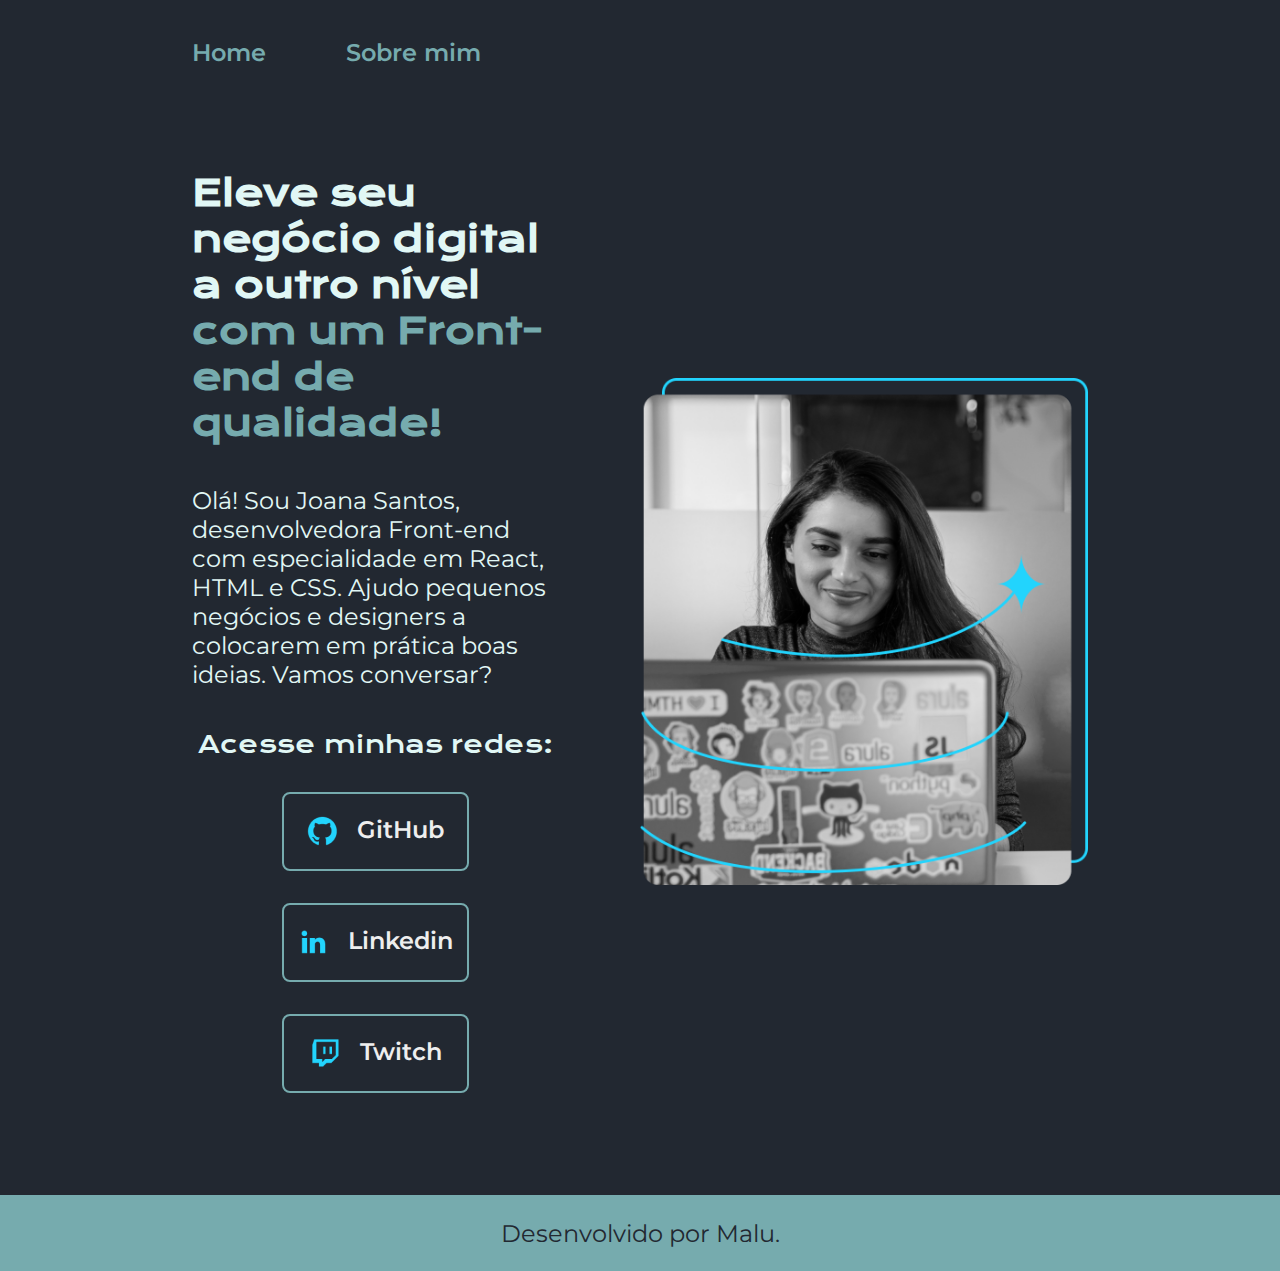
<file: index.html>
<!DOCTYPE html>
<html lang="pt-br">

<head>
    <meta charset="UTF-8">
    <meta http-equiv="X-UA-Compatible" content="IE=edge">
    <meta name="viewport" content="width=device-width, initial-scale=1.0">
    <title>Home</title>
    <link rel="stylesheet" href="style.css">
</head>

<body>
    <header class="cabeçalho">
        <nav class="cabeçalho_menu">
            <a class="cabeçalho_menu_link" href="index.html" target="_blank">Home</a>
            <a class="cabeçalho_menu_link" href="sobre.html"target="_blank">Sobre mim</a>
        </nav>
    </header>
    <main class="apresentacao">
        <section class="apresentacao__conteudo">
            <h1 class="apresentacao__conteudo__titulo">Eleve seu negócio digital a outro nível<strong 
            class="titulo-destaque"> com um Front-end de qualidade!
            </strong></h1>
            <p class="apresentacao__conteudo__texto">Olá! Sou Joana Santos, desenvolvedora
            Front-end com especialidade em React, HTML e
            CSS. Ajudo pequenos negócios e designers a
            colocarem em prática boas ideias. Vamos
            conversar?</p>
            <div class="apresentacao__link">
                <h2 class="apresentacao__link__subtitulo">Acesse minhas redes:</h2>
                <a class="apresentacao__link__link" href="https://github.com/guilhermeonrails">
                    <img src="github.png" alt="Ícone Github">
                    GitHub
                </a>
                <a class="apresentacao__link__link" href="https://www.linkedin.com/in/maria-luisa-silva-oliveira-418b5a223/">
                    <img src="linkedin.png" alt="Ícone Linkedin">
                    Linkedin</a>
                <a class="apresentacao__link__link" href="https://www.twitch.tv/gaules">
                    <img src="twitch.png" alt="Ícone Twitch"> 
                    Twitch</a>
            </div>
        </section>
        <img class="apresentacao_img" src="Imagem@2x.png" alt="Foto da Joana Santos programando">
    </main>
    <footer class="rodapé">
        <p>Desenvolvido por Malu.</p>
    </footer>
</body>

</html>
</file>
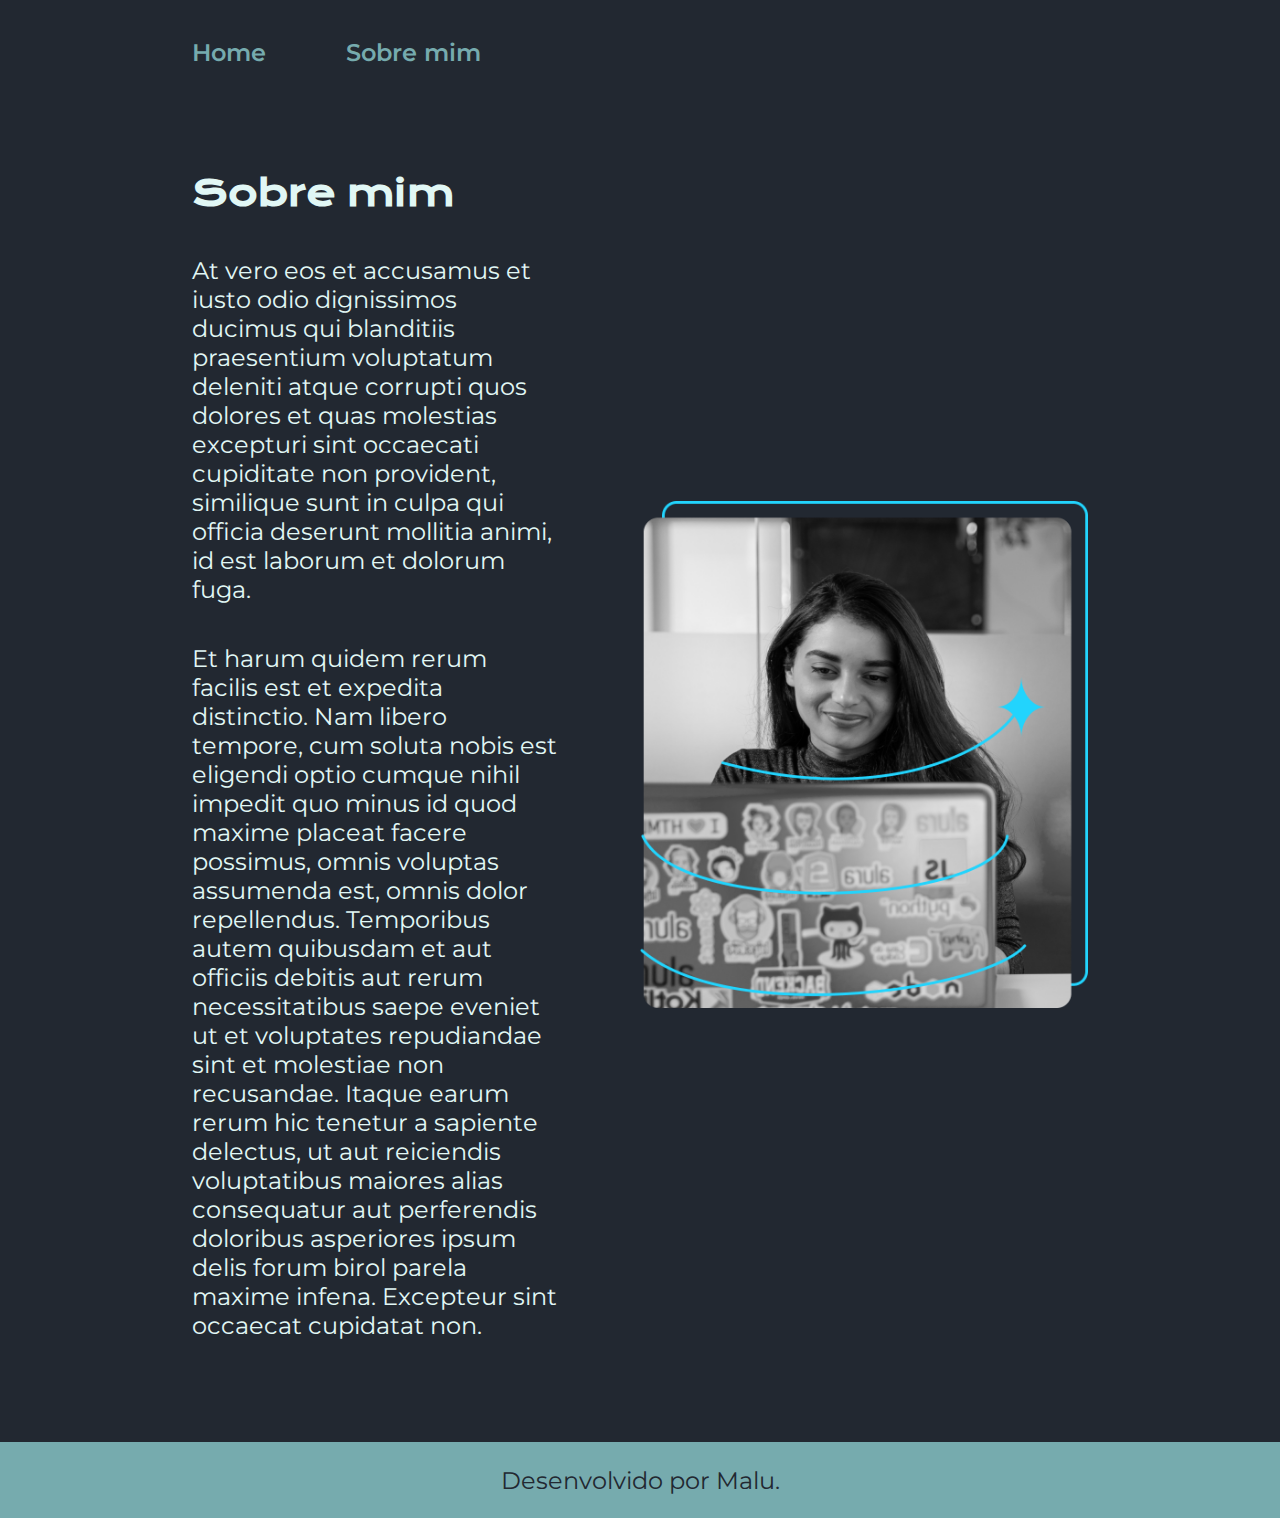
<file: sobre.html>
<!DOCTYPE html>
<html lang="pt-br">
<head>
    <meta charset="UTF-8">
    <meta http-equiv="X-UA-Compatible" content="IE=edge">
    <meta name="viewport" content="width=device-width, initial-scale=1.0">
    <title>Sobre mim</title>
    <link rel="stylesheet" href="style.css">
<body>
    </head>
    <header class="cabeçalho">
        <nav class="cabeçalho_menu">
            <a class="cabeçalho_menu_link" href="index.html"target="_blank">Home</a>
            <a class="cabeçalho_menu_link" href="sobre.html"target="_blank">Sobre mim</a>
        </nav>
    </header>
    <main class="apresentacao">
        <section class="apresentacao__conteudo">
            <h1 class="apresentacao__conteudo__titulo_2">Sobre mim</h1>
            <p class="apresentacao__conteudo__texto_2">At vero eos et accusamus et iusto odio dignissimos ducimus qui blanditiis praesentium voluptatum deleniti atque corrupti quos dolores et quas molestias excepturi sint occaecati cupiditate non provident, similique sunt in culpa qui officia deserunt mollitia animi, id est laborum et dolorum fuga.
            </p>
            <p class="apresentacao__conteudo__texto_3">Et harum quidem rerum facilis est et expedita distinctio. Nam libero tempore, cum soluta nobis est eligendi optio cumque nihil impedit quo minus id quod maxime placeat facere possimus, omnis voluptas assumenda est, omnis dolor repellendus. Temporibus autem quibusdam et aut officiis debitis aut rerum necessitatibus saepe eveniet ut et voluptates repudiandae sint et molestiae non recusandae. Itaque earum rerum hic tenetur a sapiente delectus, ut aut reiciendis voluptatibus maiores alias consequatur aut perferendis doloribus asperiores ipsum delis forum birol parela maxime infena. Excepteur sint occaecat cupidatat non.</p>
        </section>
        <img class="apresentacao_img" src="Imagem@2x.png" alt="Foto da Joana Santos programando">
    </main>
        <footer class="rodapé">
            <p>Desenvolvido por Malu.</p>
        </footer>
    </body>
    
    </html>
</file>
<file: style.css>
@import url('https://fonts.googleapis.com/css2?family=Krona+One&family=Montserrat:ital@0;1&display=swap');
 
:root{
    --cor-primaria: #222831;
    --cor-secundaria: #EEEEEE;
    --cor-terciaria: #76ABAE;
    --cor-4: #31363F;
}

*{
    margin: 0;
    padding: 0;
}

body {
    box-sizing: border-box;
    background-color: var(--cor-primaria);
    color: #E1F7F5;
}

.titulo-destaque{
    color:var(--cor-terciaria);
}

.apresentacao{
    padding: 8% 15%;
    display: flex;
    align-items: center;
    justify-content: space-between;
    gap: 82px;
}

.apresentacao__conteudo{
    width: 50%;
    display: flex;
    flex-direction: column;
    gap: 40px;

}

.apresentacao__conteudo__titulo{
        font-family: "Krona One", sans-serif;
        font-size: 2.25rem;
}

.apresentacao__conteudo__texto{
    font-size: 1.5rem;
    font-family: "Montserrat", sans-serif;
}

.apresentacao__link__subtitulo{
    font-size: 1.5rem;
    font-family: "Krona One", sans-serif;
    font-weight: 400;
}

.apresentacao__link{
    display: flex;
    flex-direction: column;
    justify-content: space-between;
    align-items: center;
    gap: 32px;
}

.apresentacao__link__link{
   display: flex;
   justify-content: center;
   gap: 18px;
    width: 50%;
    text-align: center;
    border-radius: 8px;
    font-size: 1.5rem;
    color: var(--cor-secundaria);
    font-family: "Montserrat", sans-serif;
    padding: 21.5px 0;
    text-decoration: none;
    font-weight: 600;
    border: 2px solid var(--cor-terciaria);
}

.apresentacao__link__link:hover{
    background-color: var(--cor-4);
    
}

.rodapé{
    color: var(--cor-primaria);
    font-family: "Montserrat", sans-serif;
    background-color: var(--cor-terciaria);
    padding: 23.64px;
    text-align: center;
    font-size: 1.5rem;
    font-weight: 400;
}

.cabeçalho_menu_link{
    font-weight: 600;
    font-family: "Montserrat", sans-serif;
    color: var(--cor-terciaria);
    font-size: 1.5rem;
    text-decoration: none;
}

.cabeçalho{
    padding: 3% 0% 0% 15%;
}

.cabeçalho_menu{
    display: flex;
    gap: 80px;
}

.apresentacao__conteudo__titulo_2{
    font-family: "Krona One", sans-serif;
    font-size: 2.25rem;
}

.apresentacao__conteudo__texto_2{
    font-family: "Montserrat", sans-serif;
    font-size: 1.5rem;
}

.apresentacao__conteudo__texto_3{
    font-family: "Montserrat", sans-serif;
    font-size: 1.5rem;
}

.apresentacao_img{
    width: 50%;
}

@media (max-width: 1200px) {
    .apresentacao{
        flex-direction: column-reverse;
        padding: 0% 15% 10% 15%;
    }

    .cabeçalho{
        padding: 10%;
    }

    .cabeçalho_menu{
        justify-content: center;
        padding: 0% 5% 0% 5%;
    }

    .apresentacao__conteudo{
        width: auto;
    }

    .apresentacao_img{
        width: 75%;
    }
}
</file>
